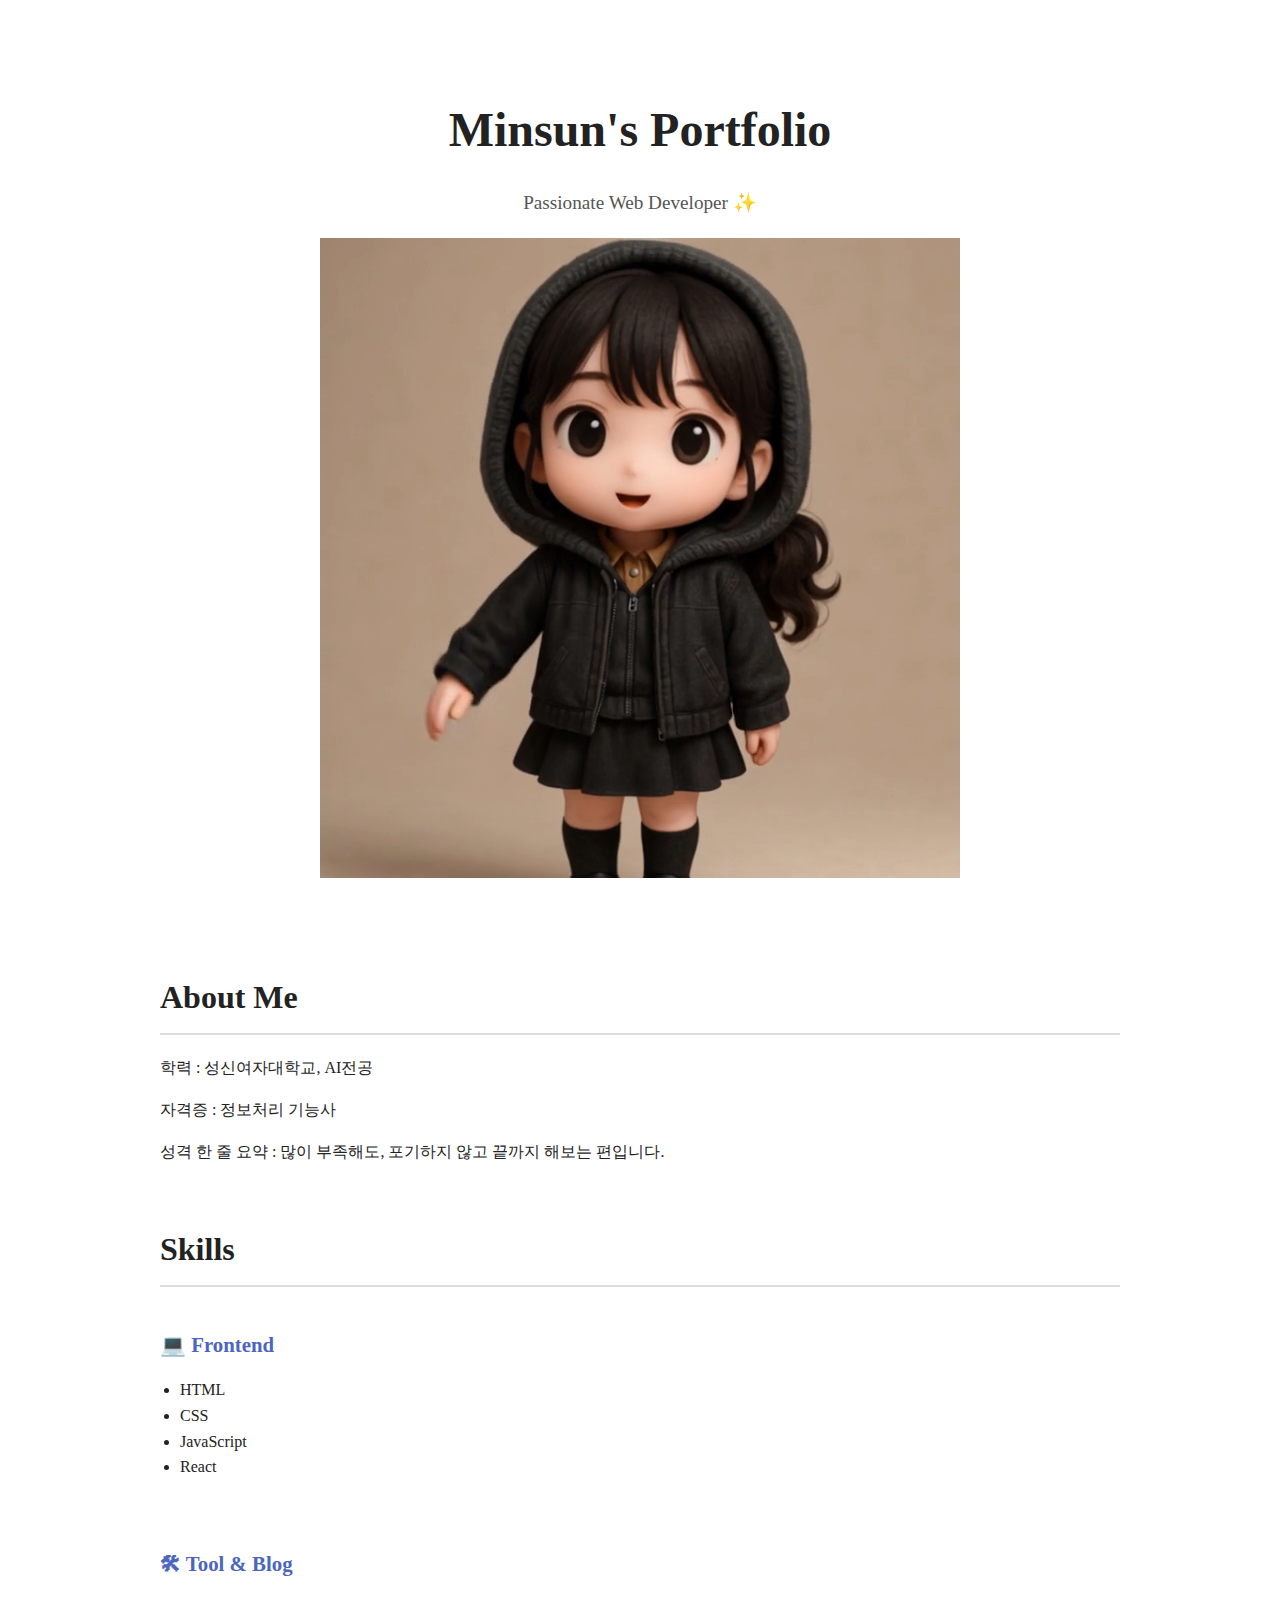
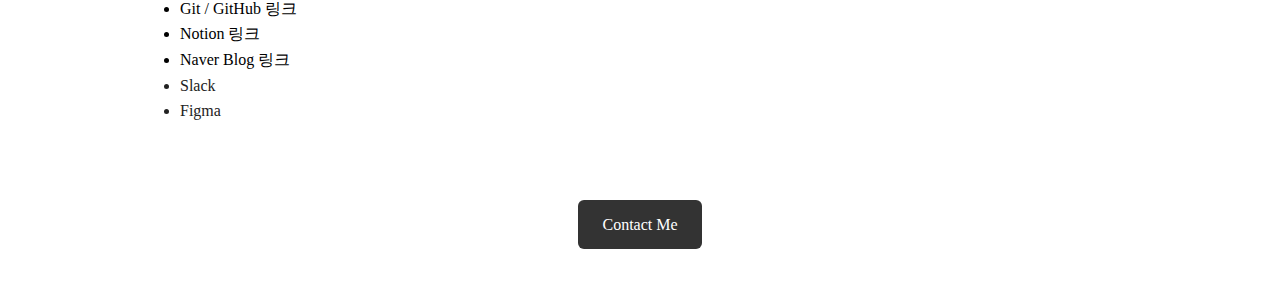
<file: html/index.html>
<!DOCTYPE html>
<html lang="kor">
<head>
  <meta charset="UTF-8" />
  <meta name="viewport" content="width=device-width, initial-scale=1.0" />
  <title>Portfolio | KimMinSun</title>
  <link rel="stylesheet" href="../css/style.css" />
</head>
<body>
  <header>
    <h1>Minsun's Portfolio</h1>
    <p>Passionate Web Developer ✨</p>
    <video src="../mp4/1.mp4" autoplay loop muted playsinline class="profile-video"></video>
  </header>

  <div class="container">
    <section id="about">
      <h2>About Me</h2>
      <div class="about-item">학력 : 성신여자대학교, AI전공</div>
      <div class="about-item">자격증 : 정보처리 기능사</div>
      <div class="about-item">성격 한 줄 요약 : 많이 부족해도, 포기하지 않고 끝까지 해보는 편입니다.</section>

    <section id="skills">
      <h2>Skills</h2>
      <div class="skills">
        <div>
          <h3>💻 Frontend</h3>
          <ul>
            <li>HTML</li>
            <li>CSS</li>
            <li>JavaScript</li>
            <li>React</li>
          </ul>
        </div>
        <div>
          <h3>🛠 Tool & Blog</h3>
          <ul class="tool-links">
            <a href="https://github.com/welgrape03?tab=repositories"><li>Git / GitHub 링크</li></a>
            <a href="https://www.notion.so/2416e8619f35802db973f9be15c8a042"><li>Notion 링크</li></a>
            <a href="https://blog.naver.com/welcode"><li>Naver Blog 링크</li></a>
            <li>Slack</li>
            <li>Figma</li>
          </ul>
        </div>
      </div>
    </section>

    <a href="../html/contact.html" class="contact-button">Contact Me</a>

  </div>
</body>
</html>
</file>
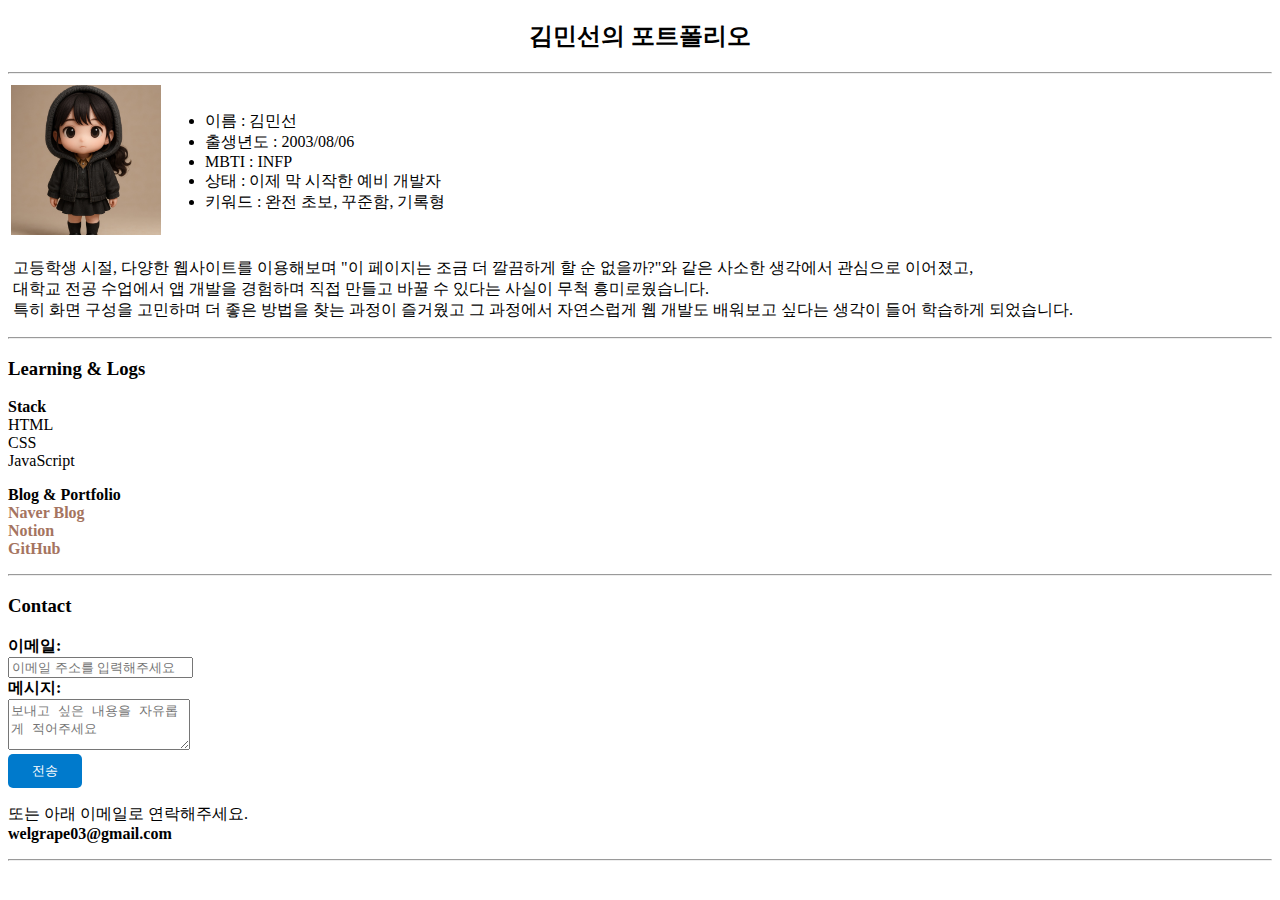
<file: introduce.html>
<!DOCTYPE html>
<html lang="kor">
<head>
    <meta charset="UTF-8">
    <meta name="viewport" content="width=device-width, initial-scale=1.0">
    <title>[FE7] 김민선 포트폴리오</title>
        <meta charset="UTF-8"/>
        <meta property="og:title" content="[0731] style 요소만 사용한 포트폴리오 입니다."/>
        <meta name="description" content="[0731] style 요소만 사용한 포트폴리오 입니다."/>
        <meta name="viewport" content="width=device-width, initial-scale=1.0"/>
</head>

<body>
    <header>
        <h2 style="text-align: center;">김민선의 포트폴리오</h2>
    </header>
    <hr/>

    <main>
        <table>
            <tr>
                <td>
                    <img src="./IMG_0050.png" alt="나를 표현하는 3d 캐릭터" style="width: 150px; height: 150px" />
                </td>
                <td>
                    <ul>
                        <li>이름 : 김민선</li>
                        <li>출생년도 : 2003/08/06</li>
                        <li>MBTI : INFP</li>
                        <li>상태 : 이제 막 시작한 예비 개발자 </li>
                        <li>키워드 : 완전 초보, 꾸준함, 기록형</li>
                    </ul>
                </td>
            </tr>
        </table>
            <p style="padding-left: 5px;">고등학생 시절, 다양한 웹사이트를 이용해보며
                "이 페이지는 조금 더 깔끔하게 할 순 없을까?"와 같은 사소한 생각에서
                관심으로 이어졌고, <br/>대학교 전공 수업에서 앱 개발을 경험하며
                직접 만들고 바꿀 수 있다는 사실이 무척 흥미로웠습니다.<br/>
                특히 화면 구성을 고민하며 더 좋은 방법을 찾는 과정이 즐거웠고
                그 과정에서 자연스럽게 웹 개발도 배워보고 싶다는 생각이 들어 학습하게 되었습니다. 
            </p>
        <hr/>

        <h3>Learning & Logs</h3>
        <p><span style="font-weight: bold;">Stack</span><br/>HTML<br/>CSS<br/>JavaScript</p>
            </ul>
        </p>
        <p><span style="font-weight: bold;">Blog & Portfolio</span><br/>
            <a href="https://blog.naver.com/welcode" style="color: rgb(165, 116, 96); text-decoration: none; font-weight: bold;">Naver Blog</a><br/>
            <a href="https://www.notion.so/2416e8619f35802db973f9be15c8a042" style="color: rgb(165, 116, 96); text-decoration: none; font-weight: bold;">Notion</a><br/>
            <a href="https://github.com/welgrape03?tab=repositories" style="color: rgb(165, 116, 96); text-decoration: none; font-weight: bold;">GitHub</a>
        </p>
        <hr/>

        <h3>Contact</h3>
        <form>
            <label for="email"><span style="font-weight: bold;">이메일:</span></label><br/>
            <input type="email" id="email" placeholder="이메일 주소를 입력해주세요"><br/>

            <label for="message"><span style="font-weight: bold; display: block;">메시지:</span></label>
            <textarea id="message" rows="3" placeholder="보내고 싶은 내용을 자유롭게 적어주세요"></textarea><br>
             

            <button type="submit"
                style="padding: 0.5rem 1.5rem; background-color: #007acc; color: white; border: none; border-radius: 5px; cursor: pointer;">전송
            </button>

            <p>또는 아래 이메일로 연락해주세요.<br>
            <strong>welgrape03@gmail.com</strong>
            </p>
        </form>

        <hr/>
    </main>


</body>

</html>
</file>
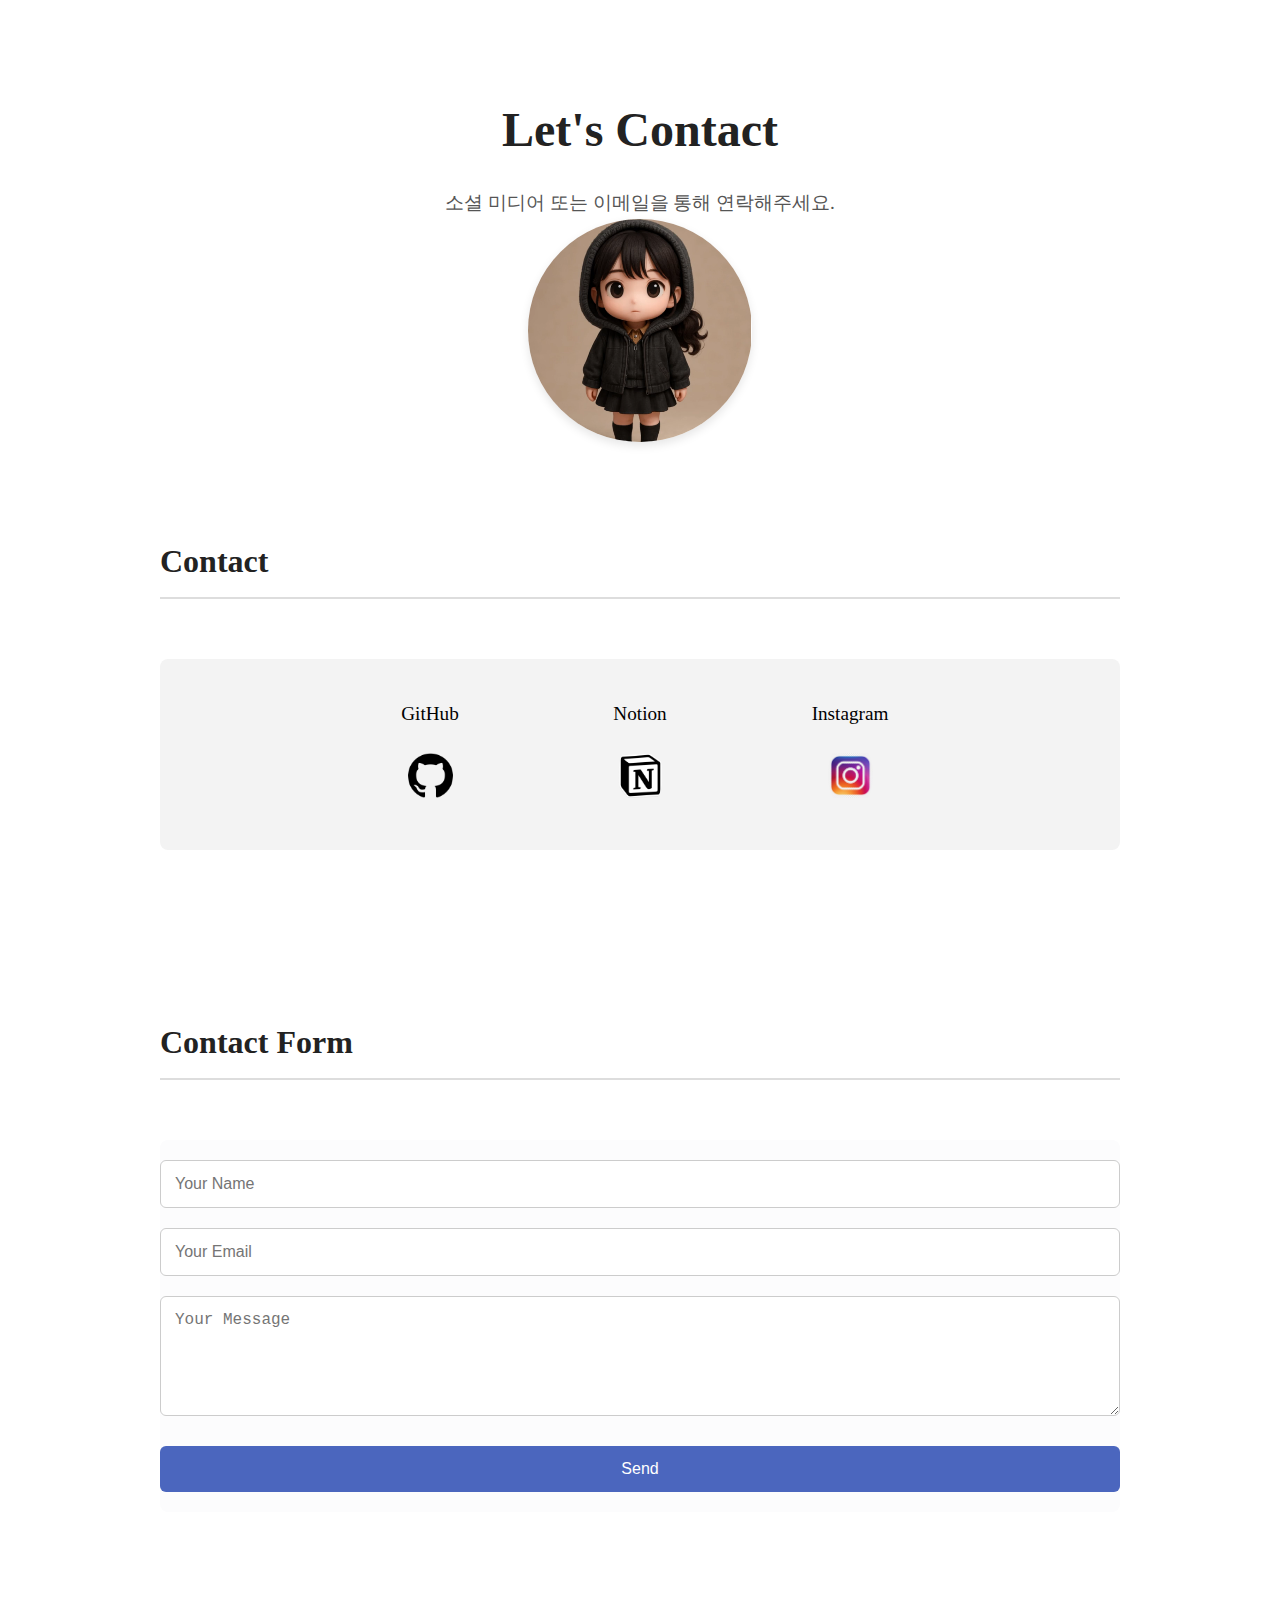
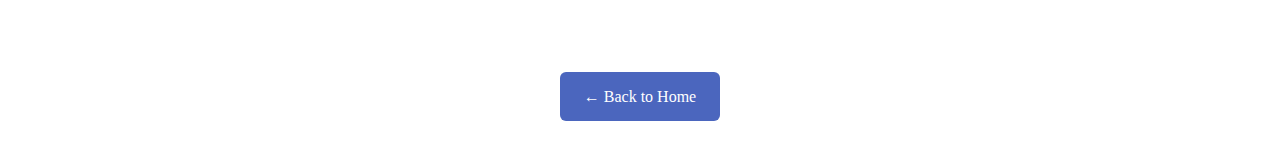
<file: html/contact.html>
<!DOCTYPE html>
<html lang="kor">
<head>
  <meta charset="UTF-8">
  <meta name="viewport" content="width=device-width, initial-scale=1.0">
  <title>Contact | KimMinSun</title>
  <link rel="stylesheet" href="../css/style.css">
  <link rel="stylesheet" href="../css/contact.css">
</head>
<body>
  <header>
    <h1>Let's Contact</h1>
    <p class="contact-sub">소셜 미디어 또는 이메일을 통해 연락해주세요.</p>
    <video src="../mp4/2.mp4" autoplay loop muted playsinline class="profile-video"></video>
  </header>

  <div class="container">
    <section>
      <h2>Contact</h2>
      <div class="social-links-rows">
        <div class="row text-row">
          <a href="https://github.com/yourgithub" target="_blank">
            GitHub<br>
            <img src="../img/github.png" alt="GitHub" />
          </a>
          <a href="https://your-notion-link.com" target="_blank">
            Notion<br>
            <img src="../img/notion.png" alt="Notion" />
          </a>
          <a href="https://www.instagram.com/doduhbre/" target="_blank">
            Instagram<br>
            <img src="../img/instagram.avif" alt="Notion" />
          </a>
        </div>
      </div>
  </section>



    <section>
      <h2>Contact Form</h2>
      <form>
        <input type="text" name="name" placeholder="Your Name" required>
        <input type="email" name="email" placeholder="Your Email" required>
        <textarea name="message" rows="5" placeholder="Your Message" required></textarea>
        <button type="submit">Send</button>
      </form>
    </section>

    <div style="text-align: center; margin-top: 40px;">
      <a href="../html/index.html" class="contact-button">← Back to Home</a>
    </div>
  </div>
</body>
</html>
</file>
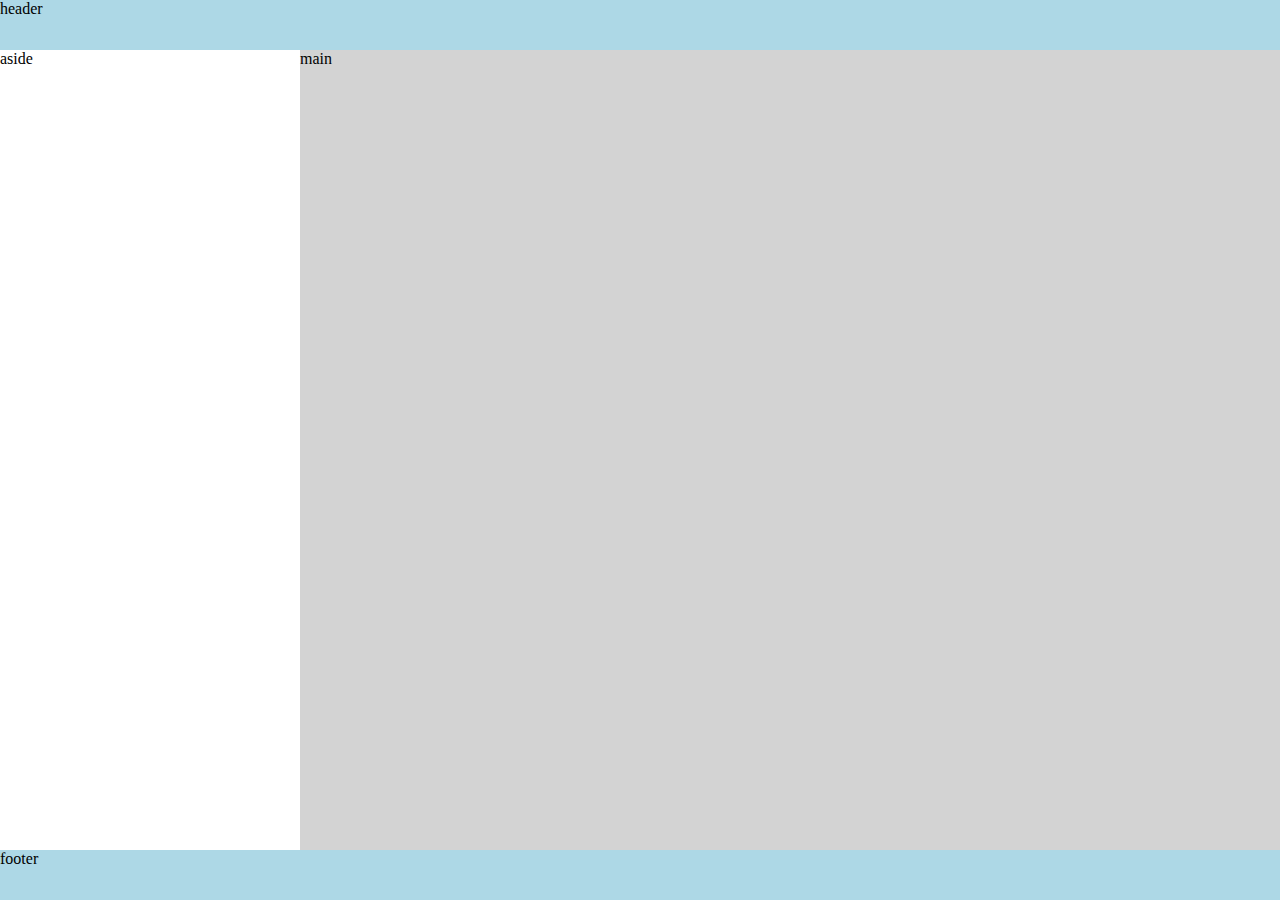
<file: Lect01/html/0804.html>
<!DOCTYPE html>
<html lang="en">
<head>
    <meta charset="UTF-8">
    <meta name="viewport" content="width=device-width, initial-scale=1.0">
    <title>Document</title>

    <style>
    *{
        margin: 0;
        padding:0;
    }
    body{
        display:flex;
        flex-direction:row;
        flex-wrap:wrap;
    }
    aside{
        flex-basis:300px;
        flex-grow:0;
    }
    header,footer{
        width:100%;
        height:50px;
        background:lightblue;
    }
    main{
        background:lightgray;
        flex:1;
        height:calc(100vh - 100px);
    }
    @media (max-width : 1024px){
        aside{
            flex-basis:100%;
        }
    }
    .flex-box{
        display: flex;
        justify-content:space-between
    }
    .flex-box div{
        width: 100px;
        height: 100px;
    }
</style>
</head>
<body>
    <body>
        <header>header</header>
        <aside>aside</aside>
        <main>main</main>
        <footer>
            footer
        </footer>
    </body>
</body>
</html>
</file>
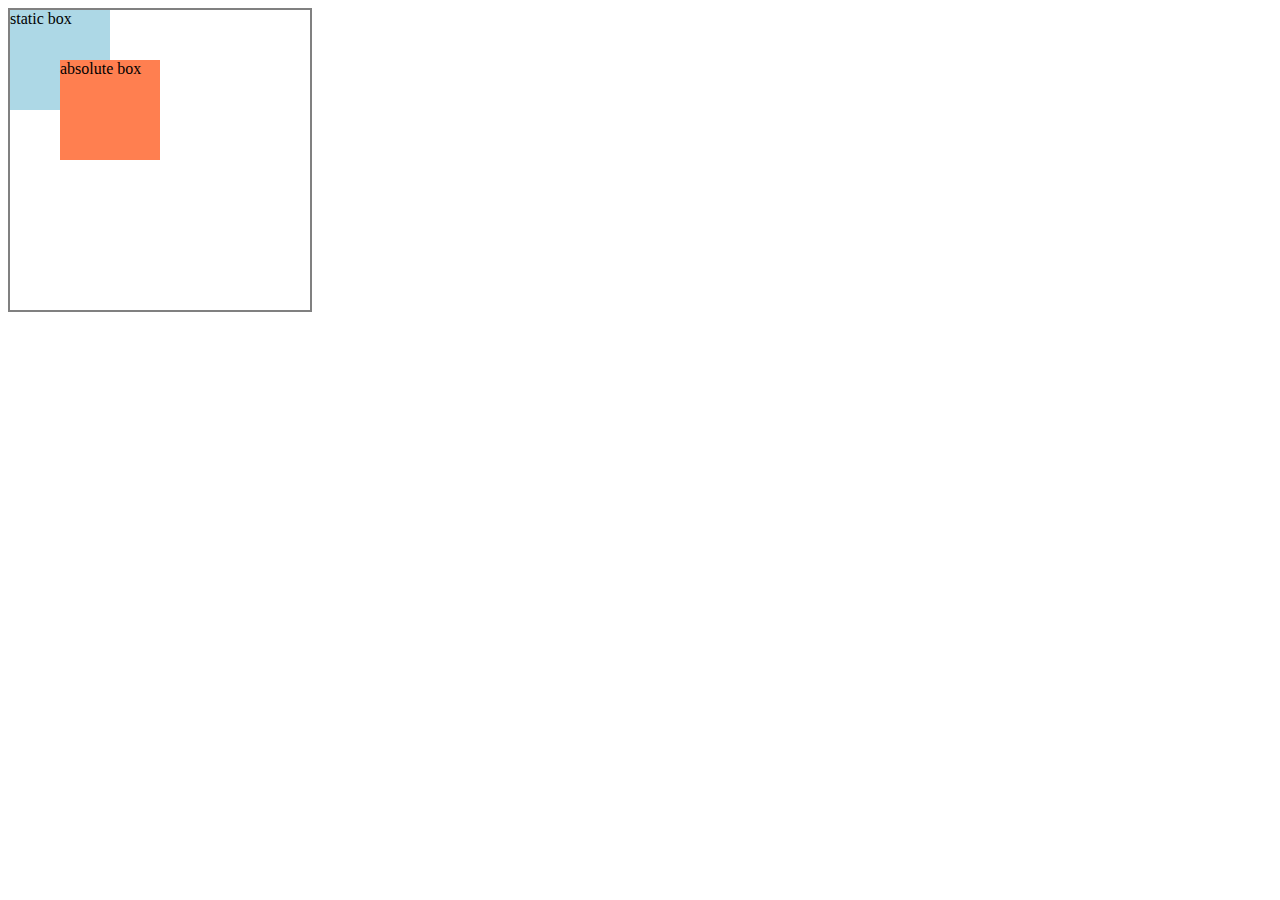
<file: Lect01/html/bootstrap.html>
<!DOCTYPE html>
<html>
<head>
  <style>
    .wrapper {
      position: relative;
      width: 300px;
      height: 300px;
      border: 2px solid gray;
    }

    .box1 {
      width: 100px;
      height: 100px;
      background-color: lightblue;
    }

    .box2 {
      position: absolute;
      top: 50px;
      left: 50px;
      width: 100px;
      height: 100px;
      background-color: coral;
    }
  </style>
</head>
<body>
  <div class="wrapper">
    <div class="box1">static box</div>
    <div class="box2">absolute box</div>
  </div>
</body>
</html>
</file>
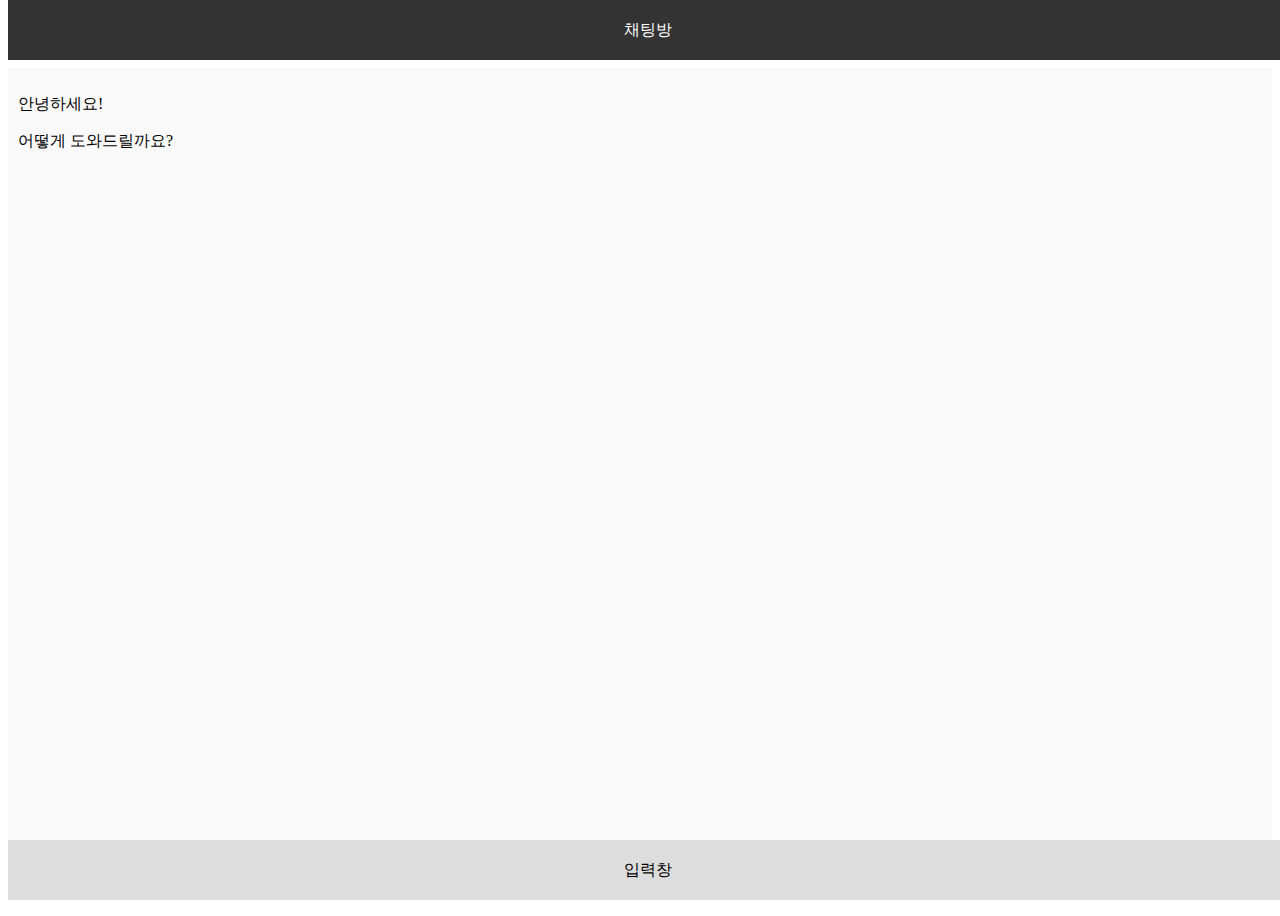
<file: Lect01/html/chat.html>
<!DOCTYPE html>
<html lang="kor">
<head>
    <meta charset="UTF-8">
    <meta name="viewport" content="width=device-width, initial-scale=1.0">
    <title>Document</title>
    <link rel="stylesheet" href="../css/chat.css">
</head>
<body>
    <div class="chat-box">
        <div class="header">채팅방</div>
        <div class="messages">
            <p>안녕하세요!</p>
            <p>어떻게 도와드릴까요?</p>
        </div>
        <div class="input">입력창</div>
    </div>
</body>
</html>
</file>
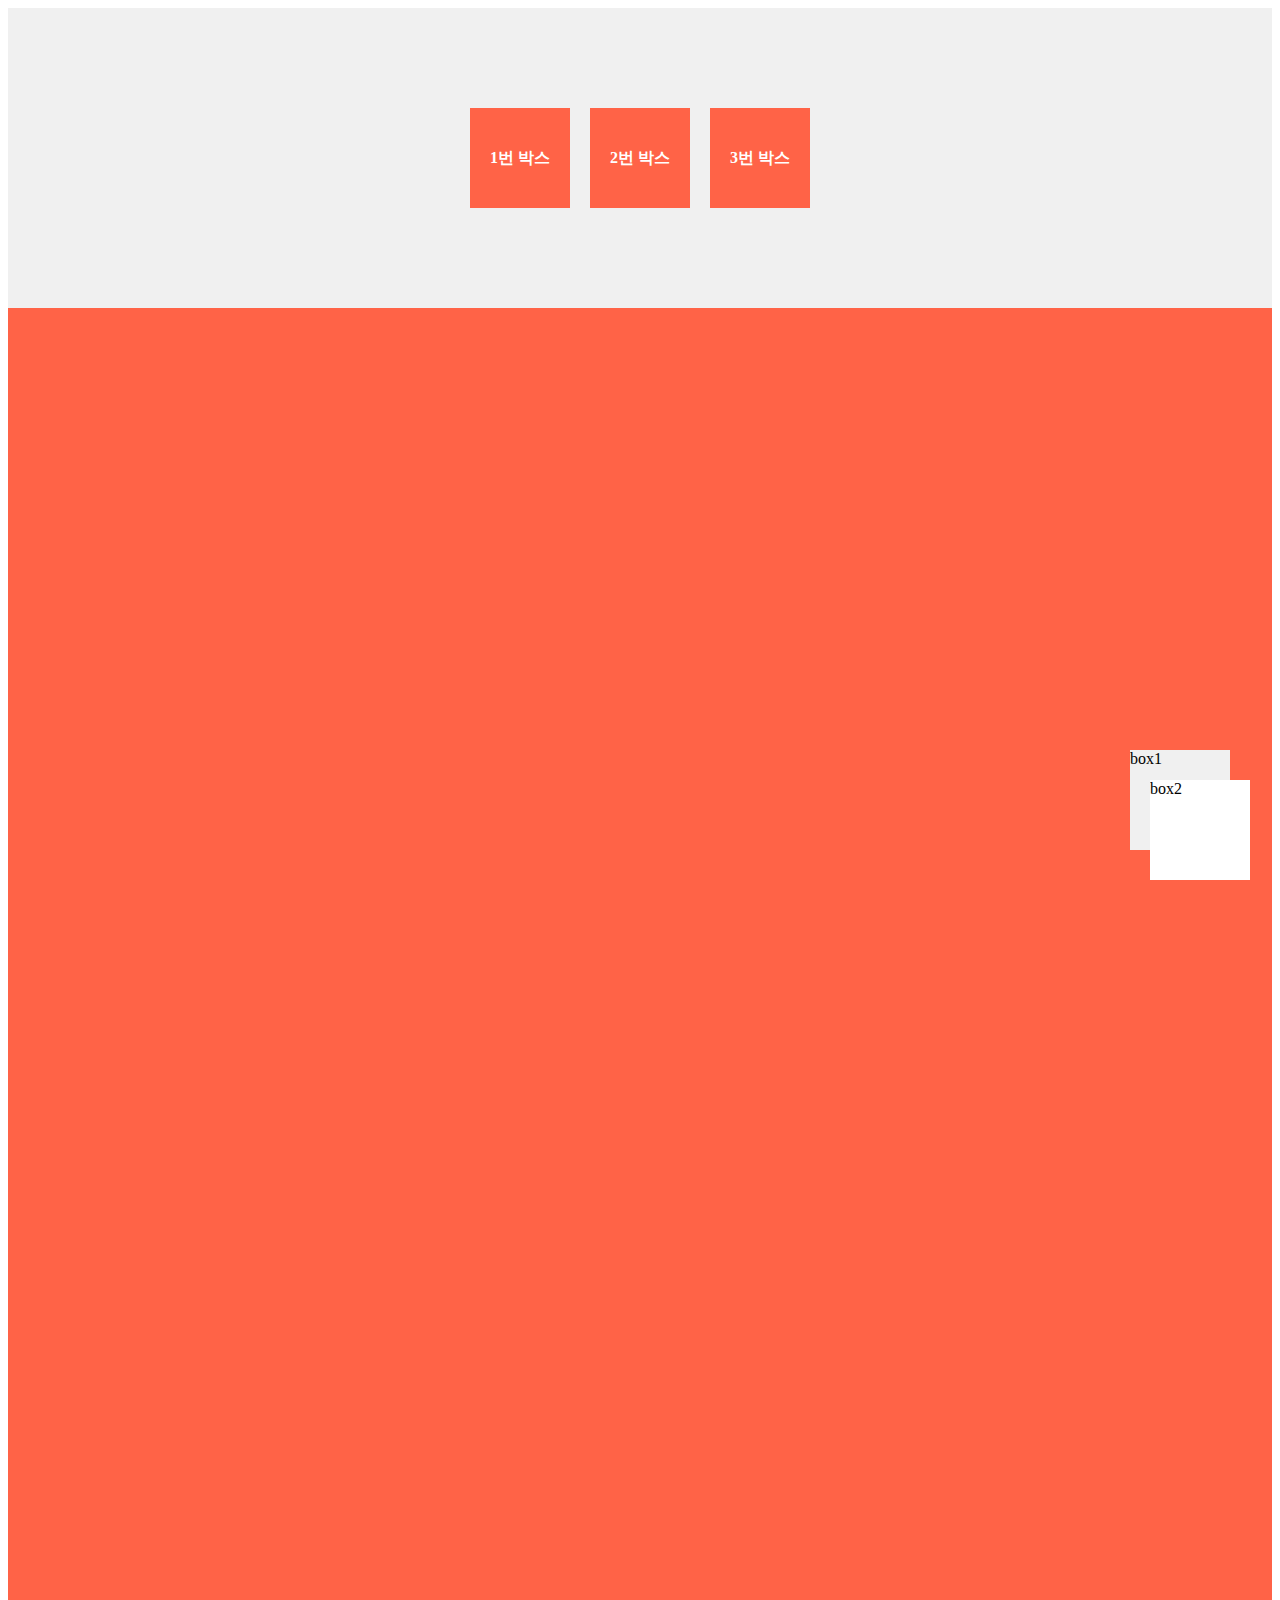
<file: Lect01/html/flexbox.html>
<!DOCTYPE html>
<html lang="kor">
<head>
    <meta charset="UTF-8">
    <meta name="viewport" content="width=device-width, initial-scale=1.0">
    <title>Document</title>
    <link rel="stylesheet" href="../css/flexbox.css">
</head>
<body>
    <div class="container">
        <div class="item">1번 박스</div>
        <div class="item">2번 박스</div>
        <div class="item">3번 박스</div>
    </div>
    <div class="wrap">
        <div class="box1">box1</div>
        <div class="box2">box2</div>
    </div>
</body>
</html>
</file>
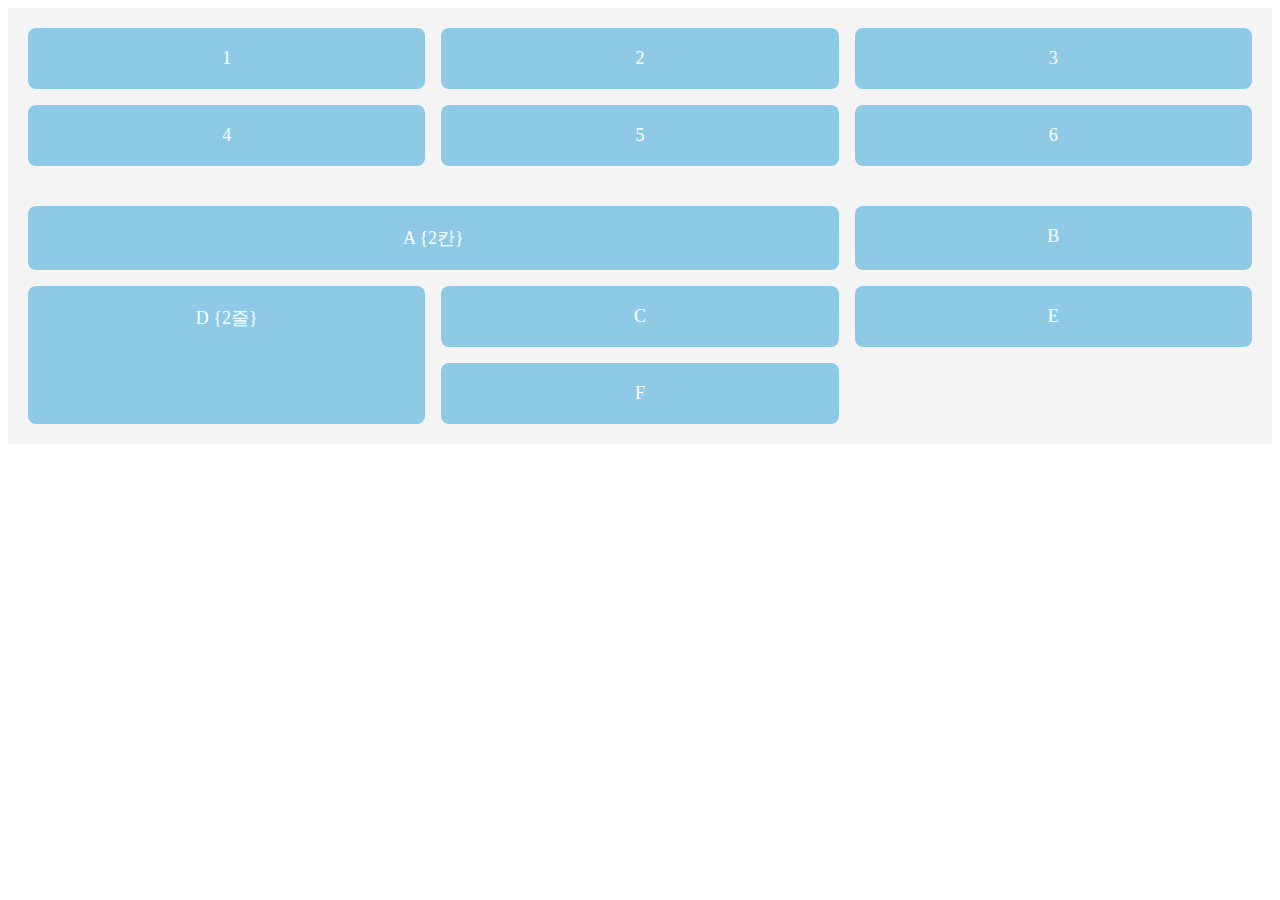
<file: Lect01/html/grid.html>
<!DOCTYPE html>
<html lang="kor">
<head>
    <meta charset="UTF-8">
    <meta name="viewport" content="width=device-width, initial-scale=1.0">
    <title>Document</title>
    <link rel="stylesheet" href="../css/grid.css">
</head>
<body>
    <div class="container">
        <div class="box">1</div>
        <div class="box">2</div>
        <div class="box">3</div>
        <div class="box">4</div>
        <div class="box">5</div>
        <div class="box">6</div>
    </div>

    <div class="container">
        <div class="box item1">A {2칸}</div>
        <div class="box">B</div>
        <div class="box">C</div>
        <div class="box item4">D {2줄}</div>
        <div class="box">E</div>
        <div class="box">F</div>
    </div>
</body>
</html>
</file>
<file: css/style.css>
body {
  margin: 0;
  padding: 0;
  background-color: #fff;
  color: #222;
  line-height: 1.6;
}

header {
  text-align: center;
  padding: 60px 20px 20px;
}

header h1 {
  font-size: 3rem;
  margin-bottom: 0.5rem;
}

header p {
  font-size: 1.2rem;
  color: #555;
}

img {
  max-width: 30%;
  height: auto;
  border-radius: 50%;
  margin-top: 20px;
}
.container {
  max-width: 960px;
  margin: 0 auto;
  padding: 40px 20px;
}

section {
  margin-bottom: 60px;
}

h2 {
  font-size: 2rem;
  margin-bottom: 20px;
  border-bottom: 2px solid #ddd;
  padding-bottom: 10px;
}

.about-item {
  margin-bottom: 16px;
}

.skills {
  display: flex;
  flex-direction: column;
  gap: 30px;
}

.skills h3 {
  font-size: 1.3rem;
  margin-bottom: 10px;
  color: #4B66BE;
}

ul {
  padding-left: 20px;
}

.project h3 {
  margin-top: 0;
}

.contact-button {
  display: block;
  text-align: center;
  padding: 12px 24px;
  background-color: #333;
  color: white;
  text-decoration: none;
  border-radius: 6px;
  margin: 0 auto;
  width: fit-content;
}

.tool-links a:link,
.tool-links a:visited,
.tool-links a:hover,
.tool-links a:active {
  color: #000;
  text-decoration: none;
}
</file>
<file: css/contact.css>
form {
  width: 100%;
  max-width: 1000px;
  margin-top: 40px;
  margin-bottom: 60px;
  padding: 20px 0px;
  display: flex;
  flex-direction: column;
  gap: 20px;
  align-items: stretch;
  position: static;
  background-color: #fcfcfd;
  border-radius: 8px;
}

header h1 {
  font-size: 3rem;
}

.contact-sub {
  margin-bottom: 0;
  font-size: 1.2rem;
  color: #555;
}

.profile-video {
  width: 18%;
  height: auto;
  border-radius: 50%;
  box-shadow: 0 4px 10px rgba(0, 0, 0, 0.1);
}


input,
textarea {
  padding: 14px;
  font-size: 1rem;
  border: 1px solid #ccc;
  border-radius: 6px;
  width: 100%;
  box-sizing: border-box;
}

button {
  padding: 14px;
  font-size: 1rem;
  background-color: #4B66BE;
  color: white;
  border: none;
  border-radius: 6px;
  cursor: pointer;
  margin-top: 10px;
}

.social-links-rows {
  display: flex;
  flex-direction: column;
  align-items: center;
  gap: 10px;
  margin: 40px 0;
  background-color: #f3f3f3;
  width: 100%;
  padding: 20px 0;
  border-radius: 8px;
}

.row {
  display: flex;
  gap: 60px;
  justify-content: center;
  margin-bottom: 20px;
  padding-top: 20px;
}

.text-row a {
  font-size: 1.2rem;
  text-decoration: none;
  color: #000;
  text-align: center;
  display: flex;
  flex-direction: column;
  align-items: center;
  justify-content: center;
}

.text-row img {
  width: 150px;
  height: 70px;
  object-fit: contain;
  margin-top: 10px;
  transition: transform 0.2s;
}

.text-row img:hover {
  transform: scale(1.1);
}

section {
  position: relative;
  margin-bottom: 100px;
  display: flex;
  flex-direction: column;
  align-items: stretch;
}

.contact-button {
  display: block;
  text-align: center;
  padding: 12px 24px;
  background-color: #4B66BE;
  color: white;
  text-decoration: none;
  border-radius: 6px;
  margin: 60px auto 0;
  width: fit-content;
}
</file>
<file: Lect01/css/chat.css>
.chat-box {
  display: flex;
  flex-direction:column;
  height: 100vh;
  position: relative;
}

.header {
  position: fixed;
  top: 0;
  width: 100%;
  height: 60px;
  background-color: #333;
  color: white;
  text-align: center;
  line-height: 60px;
}

.input {
  position: fixed;
  bottom: 0;
  width: 100%;
  height: 60px;
  background-color: #ddd;
  text-align: center;
  line-height: 60px;
}

.messages {
  flex: 1;
  overflow-y: auto;
  margin-top: 60px;
  margin-bottom: 60px;
  background-color: #f9f9f9;
  padding: 10px;
}
</file>
<file: Lect01/css/flexbox.css>
.container {
  display: flex;
  justify-content: center;
  align-items:center;
  gap: 20px;
  height: 300px;
  background-color: #f0f0f0;
}

.item {
    width: 100px;
    height: 100px;
    background-color: tomato;
    color : white;
    font-weight: bold;
    display: flex;
    justify-content: center;
    align-items: center;
}   

.wrap {
    display: flex;
    height: 2000px;
    background-color: tomato;
    position: relative;
}

.box1 {
    display: flex;
    position: fixed;
    width: 100px;
    height: 100px;
    background-color: #f0f0f0;
    right: 50px;
    bottom: 50px;
    z-index: 1;
}

.box2 {
    display: flex;
    width: 100px;
    height: 100px;
    background-color: #ffffff;
    position: fixed;
    right: 30px;
    bottom: 20px;
    z-index: 2;
}
</file>
<file: Lect01/css/grid.css>
.container {
    display: grid;
    grid-template-columns: 1fr 1fr 1fr;
    gap: 16px;
    padding: 20px;
    background-color: #f4f4f4;
}

.box {
    background-color: #8ecae6;
    color: white;
    padding: 20px;
    font-size: 18px;
    text-align: center;
    border-radius: 8px;
}

.item1 {
    grid-column: 1/3;
}

.item4 {
    grid-row: 2/4;
}
</file>
